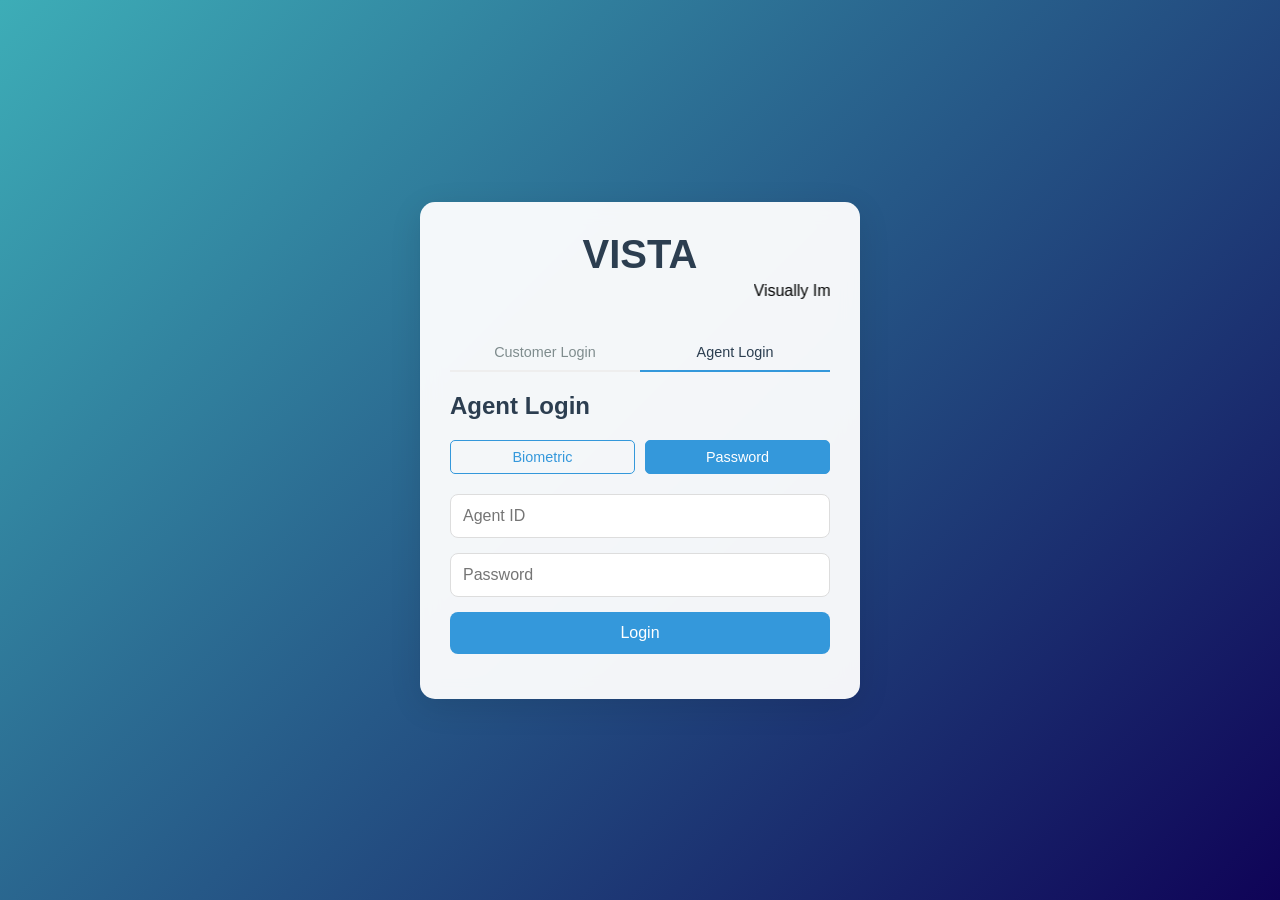
<file: index.html>
<!DOCTYPE html>
<html lang="en">
<head>
    <meta charset="UTF-8">
    <meta name="viewport" content="width=device-width, initial-scale=1.0">
    <title>VISTA Bank - Login</title>
    <link rel="stylesheet" href="styles.css">
</head>
<body>
    <div class="container">
        <div class="login-container">
            <div class="bank-logo">
                <h1>VISTA</h1>
                <marquee class="vista-abbr" behavior="scroll" direction="left" scrollamount="6">Visually Impaired Service Transformer Assistant</marquee>
            </div>
            
            <div class="login-tabs">
                <button class="tab-btn active" onclick="switchTab('customer')">Customer Login</button>
                <button class="tab-btn" onclick="switchTab('agent')">Agent Login</button>
            </div>

            <div class="login-form" id="customer-login">
                <h2>Customer Login</h2>
                
                <form id="password-login-form" onsubmit="return handleCustomerLogin(event)">
                    <div class="input-group">
                        <input type="text" id="customer-username" placeholder="Username" required>
                    </div>
                    <div class="input-group">
                        <input type="password" id="customer-password" placeholder="Password" required>
                    </div>
                    
                    <button type="submit" class="login-btn">Login</button>
                    <div class="register-link">
                        <p>New to VISTA Bank? <a href="#" onclick="showRegistration()">Register here</a></p>
                    </div>
                </form>
            </div>

            <div class="login-form" id="agent-login" style="display: none;">
                <h2>Agent Login</h2>
                <div class="login-options">
                    <button class="option-btn active" onclick="switchAgentLoginType('biometric')">Biometric</button>
                    <button class="option-btn" onclick="switchAgentLoginType('password')">Password</button>
                </div>

                <div id="agent-biometric-form">
                    <div class="biometric-container">
                        <div class="biometric-icon">
                            <svg viewBox="0 0 24 24" width="64" height="64">
                                <path d="M12,2A10,10 0 0,0 2,12A10,10 0 0,0 12,22A10,10 0 0,0 22,12A10,10 0 0,0 12,2M12,4A8,8 0 0,1 20,12A8,8 0 0,1 12,20A8,8 0 0,1 4,12A8,8 0 0,1 12,4M12,6A6,6 0 0,0 6,12A6,6 0 0,0 12,18A6,6 0 0,0 18,12A6,6 0 0,0 12,6M12,8A4,4 0 0,1 16,12A4,4 0 0,1 12,16A4,4 0 0,1 8,12A4,4 0 0,1 12,8Z" fill="#3498db"/>
                            </svg>
                        </div>
                        <p class="biometric-text">Place your finger on the sensor</p>
                        <button onclick="handleBiometricLogin()" class="login-btn biometric-btn">
                            <span class="biometric-icon-small">👆</span> Authenticate
                        </button>
                    </div>
                </div>

                <form id="agent-password-form" style="display: none;" onsubmit="return handleAgentLogin(event)">
                    <div class="input-group">
                        <input type="text" id="agent-username" placeholder="Agent ID" required>
                    </div>
                    <div class="input-group">
                        <input type="password" id="agent-password" placeholder="Password" required>
                    </div>
                    <button type="submit" class="login-btn">Login</button>
                </form>
            </div>

            <div class="login-form" id="register" style="display: none;">
                <h2>New Customer Registration</h2>
                <form onsubmit="return handleRegistration(event)">
                    <div class="input-group">
                        <input type="text" id="reg-name" placeholder="Full Name" required>
                    </div>
                    <div class="input-group">
                        <input type="tel" id="reg-mobile" placeholder="Mobile Number" pattern="[0-9]{10}" required>
                    </div>
                    <div class="input-group">
                        <input type="email" id="reg-email" placeholder="Email Address" required>
                    </div>
                    <div class="input-group">
                        <input type="date" id="reg-dob" required>
                        <label class="date-label">Date of Birth</label>
                    </div>
                    <div class="input-group">
                        <input type="password" id="reg-password" placeholder="Create Password" required>
                    </div>
                    <div class="input-group">
                        <input type="password" id="reg-confirm-password" placeholder="Confirm Password" required>
                    </div>
                    <button type="submit" class="login-btn">Register</button>
                    <div class="back-to-login">
                        <p>Already have an account? <a href="#" onclick="backToLogin()">Login here</a></p>
                    </div>
                </form>
            </div>
        </div>
    </div>
    <script src="script.js"></script>
</body>
</html>
</file>
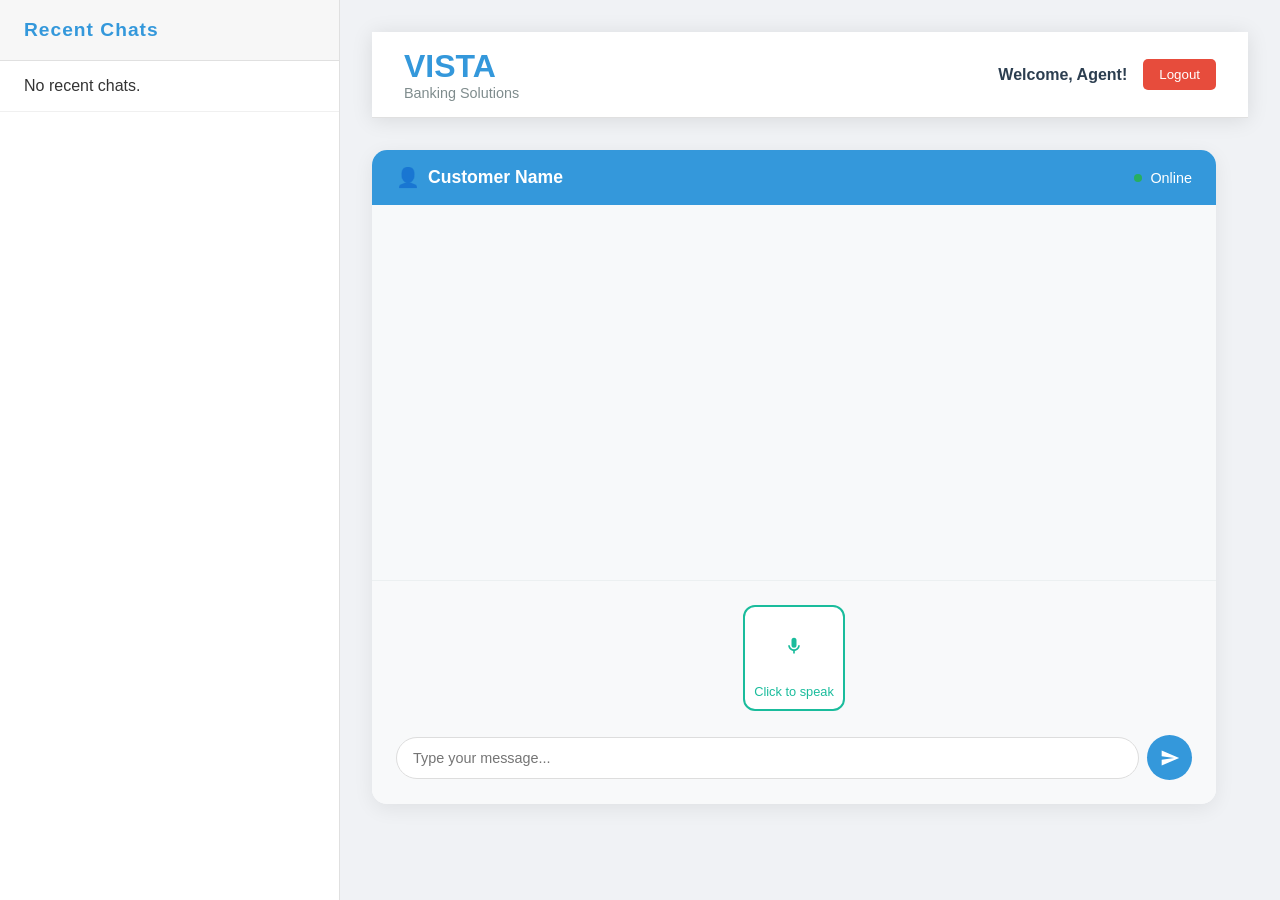
<file: agent-dashboard.html>
<!DOCTYPE html>
<html lang="en">
<head>
    <meta charset="UTF-8">
    <meta name="viewport" content="width=device-width, initial-scale=1.0">
    <title>VISTA Bank - Agent Dashboard</title>
    <link rel="stylesheet" href="agent-styles.css">
</head>
<body>
    <div class="agent-dashboard-flex">
        <!-- Left Sidebar: Customer List -->
        <aside class="customer-list-sidebar">
            <header class="sidebar-header">
                <h2>Recent Chats</h2>
            </header>
            <ul class="customer-list" id="customer-list">
                <!-- Populated by JS -->
            </ul>
        </aside>

        <!-- Right Panel: Chat Window -->
        <main class="dashboard-main agent-chat-main">
            <header class="dashboard-header agent-header">
                <div class="bank-logo">
                    <h1>VISTA</h1>
                    <p>Banking Solutions</p>
                </div>
                <div class="user-info">
                    <span id="agent-name">Welcome, Agent!</span>
                    <button onclick="logout()" class="logout-btn">Logout</button>
                </div>
            </header>

            <section class="chat-interface">
                <div class="chat-container">
                    <div class="chat-header">
                        <div class="chat-title" id="active-customer-name">
                            <span class="chat-icon">👤</span>
                            Customer Name
                        </div>
                        <div class="chat-status">
                            <span class="status-dot online"></span>
                            Online
                        </div>
                    </div>
                    <div class="chat-messages" id="chat-messages">
                        <!-- No default messages, will be loaded by JS -->
                    </div>
                    <div class="chat-input-area">
                        <div class="speech-center">
                            <div class="speech-icon-container" onclick="toggleSpeechRecognition()">
                                <div class="speech-icon" id="speech-icon">
                                    <svg viewBox="0 0 24 24" width="48" height="48">
                                        <path d="M12,2A3,3 0 0,1 15,5V11A3,3 0 0,1 12,14A3,3 0 0,1 9,11V5A3,3 0 0,1 12,2M19,11C19,14.53 16.39,17.44 13,17.93V21H11V17.93C7.61,17.44 5,14.53 5,11H7A5,5 0 0,0 12,16A5,5 0 0,0 17,11H19Z" fill="currentColor"/>
                                    </svg>
                                </div>
                                <div class="speech-text">Click to speak</div>
                            </div>
                        </div>
                        <div class="text-input-container">
                            <div class="input-group">
                                <input type="text" id="chat-input" placeholder="Type your message..." onkeypress="handleChatInput(event)">
                                <button class="send-btn" onclick="sendMessage()">
                                    <svg viewBox="0 0 24 24" width="20" height="20">
                                        <path d="M2.01 21L23 12 2.01 3 2 10l15 2-15 2z" fill="currentColor"/>
                                    </svg>
                                </button>
                            </div>
                        </div>
                    </div>
                </div>
            </section>
        </main>
    </div>
    <script src="agent-script.js"></script>
</body>
</html>
</file>
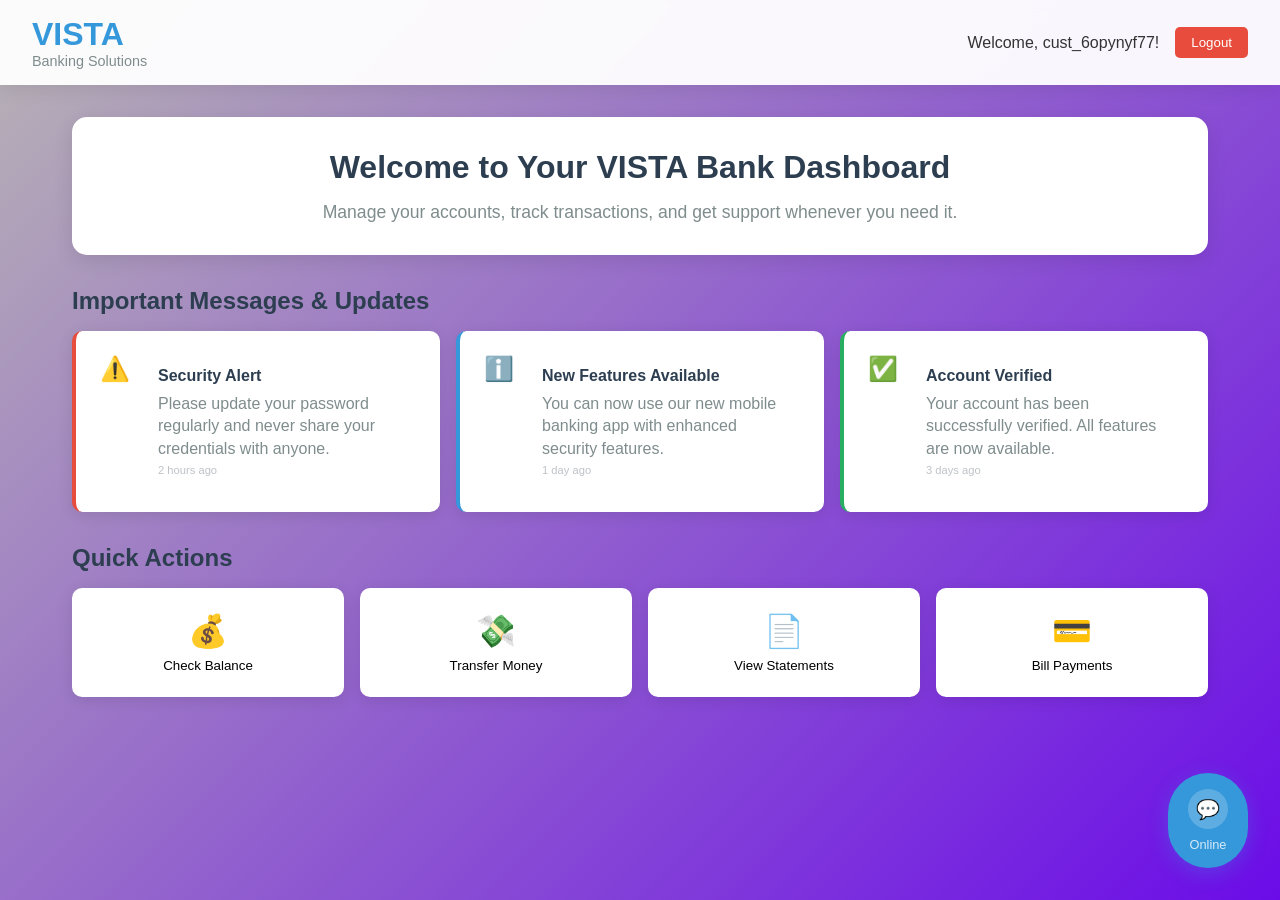
<file: customer-dashboard.html>
<!DOCTYPE html>
<html lang="en">
<head>
    <meta charset="UTF-8">
    <meta name="viewport" content="width=device-width, initial-scale=1.0">
    <title>VISTA Bank - Customer Dashboard</title>
    <link rel="stylesheet" href="customer-styles.css">
</head>
<body>
    <div class="dashboard-container">
        <!-- Header -->
        <header class="dashboard-header">
            <div class="bank-logo">
                <h1>VISTA</h1>
                <p>Banking Solutions</p>
            </div>
            <div class="user-info">
                <span id="user-name">Welcome, Customer123</span>
                <button onclick="logout()" class="logout-btn">Logout</button>
            </div>
        </header>

        <!-- Main Content -->
        <main class="dashboard-main">
            <!-- Welcome Section -->
            <section class="welcome-section">
                <h2>Welcome to Your VISTA Bank Dashboard</h2>
                <p>Manage your accounts, track transactions, and get support whenever you need it.</p>
            </section>

            <!-- Important Messages Section -->
            <section class="messages-section">
                <h3>Important Messages & Updates</h3>
                <div class="message-cards">
                    <div class="message-card urgent">
                        <div class="message-icon">⚠️</div>
                        <div class="message-content">
                            <h4>Security Alert</h4>
                            <p>Please update your password regularly and never share your credentials with anyone.</p>
                            <span class="message-time">2 hours ago</span>
                        </div>
                    </div>
                    
                    <div class="message-card info">
                        <div class="message-icon">ℹ️</div>
                        <div class="message-content">
                            <h4>New Features Available</h4>
                            <p>You can now use our new mobile banking app with enhanced security features.</p>
                            <span class="message-time">1 day ago</span>
                        </div>
                    </div>
                    
                    <div class="message-card success">
                        <div class="message-icon">✅</div>
                        <div class="message-content">
                            <h4>Account Verified</h4>
                            <p>Your account has been successfully verified. All features are now available.</p>
                            <span class="message-time">3 days ago</span>
                        </div>
                    </div>
                </div>
            </section>

            <!-- Quick Actions Section -->
            <section class="quick-actions">
                <h3>Quick Actions</h3>
                <div class="action-buttons">
                    <button class="action-btn" onclick="showFeature('balance')">
                        <span class="action-icon">💰</span>
                        Check Balance
                    </button>
                    <button class="action-btn" onclick="showFeature('transfer')">
                        <span class="action-icon">💸</span>
                        Transfer Money
                    </button>
                    <button class="action-btn" onclick="showFeature('statements')">
                        <span class="action-icon">📄</span>
                        View Statements
                    </button>
                    <button class="action-btn" onclick="showFeature('payments')">
                        <span class="action-icon">💳</span>
                        Bill Payments
                    </button>
                </div>
            </section>
        </main>

        <!-- Chatbot Section -->
        <div class="chatbot-container">
            <!-- Chatbot Icon -->
            <div class="chatbot-icon" onclick="toggleChatbot()">
                <div class="chatbot-avatar">
                    <span class="avatar-text">💬</span>
                </div>
                <div class="chatbot-status">Online</div>
            </div>

            <!-- Chat Window -->
            <div class="chat-window" id="chat-window">
                <div class="chat-header">
                    <div class="chat-title">
                        <span class="chatbot-avatar-small">💬</span>
                        Chat Assistant
                    </div>
                    <button class="close-chat" onclick="toggleChatbot()">×</button>
                </div>
                
                <div class="chat-messages" id="chat-messages">
                    <!-- Default bot message removed -->
                </div>
                
                <div class="chat-input-container">
                    <div class="input-group">
                        <input type="text" id="chat-input" placeholder="Type your message..." onkeypress="handleChatInput(event)">
                        <button class="speech-btn" onclick="startSpeechRecognition()" title="Voice Input">
                            🎤
                        </button>
                        <button class="send-btn" onclick="sendMessage()">Send</button>
                    </div>
                </div>
            </div>
        </div>

        <!-- Agent Contact Box (hidden by default) -->
        <div id="agent-contact-box" style="display:none; position:fixed; top:120px; right:30px; background:#fff; border:2px solid #3498db; border-radius:10px; box-shadow:0 4px 16px rgba(52,152,219,0.15); padding:1.5rem 2rem; z-index:2000; min-width:260px;">
            <h3 style="color:#3498db; margin-top:0;">Contact Agent</h3>
            <div id="agent-contact-content"></div>
            <button onclick="document.getElementById('agent-contact-box').style.display='none'" style="margin-top:1rem; background:#3498db; color:#fff; border:none; border-radius:5px; padding:0.5rem 1.2rem; cursor:pointer;">Close</button>
        </div>
    </div>

    <script src="customer-script.js"></script>

</body>
</html>
</file>
<file: styles.css>
* {
    margin: 0;
    padding: 0;
    box-sizing: border-box;
    font-family: 'Segoe UI', Tahoma, Geneva, Verdana, sans-serif;
}

body {
    min-height: 100vh;
    background: linear-gradient(135deg, #3dadb7, #0f0357 100%);
    background-size: cover;
    display: flex;
    align-items: center;
    justify-content: center;
}

.container {
    width: 100%;
    max-width: 500px;
    padding: 30px;
}

.login-container {
    background: rgba(255, 255, 255, 0.95);
    padding: 30px;
    border-radius: 15px;
    box-shadow: 0 8px 32px rgba(0, 0, 0, 0.1);
    backdrop-filter: blur(10px);
}

.bank-logo {
    text-align: center;
    margin-bottom: 30px;
}

.bank-logo h1 {
    color: #2c3e50;
    font-size: 2.5em;
    margin-bottom: 5px;
}

.bank-logo p {
    color: #7f8c8d;
    font-size: 1.1em;
}

.login-tabs {
    display: flex;
    margin-bottom: 20px;
    border-bottom: 2px solid #eee;
}

.tab-btn {
    flex: 1;
    padding: 10px;
    border: none;
    background: none;
    cursor: pointer;
    font-size: 0.9em;
    color: #7f8c8d;
    transition: all 0.3s ease;
}

.tab-btn.active {
    color: #2c3e50;
    border-bottom: 2px solid #3498db;
    margin-bottom: -2px;
}

.login-options {
    display: flex;
    margin-bottom: 20px;
    gap: 10px;
}

.option-btn {
    flex: 1;
    padding: 8px;
    border: 1px solid #3498db;
    background: none;
    cursor: pointer;
    font-size: 0.9em;
    color: #3498db;
    border-radius: 5px;
    transition: all 0.3s ease;
}

.option-btn.active {
    background: #3498db;
    color: white;
}

.login-form {
    margin-top: 20px;
}

.login-form h2 {
    color: #2c3e50;
    margin-bottom: 20px;
    font-size: 1.5em;
}

.input-group {
    margin-bottom: 15px;
    position: relative;
}

.input-group input {
    width: 100%;
    padding: 12px;
    border: 1px solid #ddd;
    border-radius: 8px;
    font-size: 1em;
    transition: border-color 0.3s ease;
}

.input-group input:focus {
    outline: none;
    border-color: #3498db;
}

.date-label {
    position: absolute;
    left: 12px;
    top: -8px;
    background: white;
    padding: 0 5px;
    font-size: 0.8em;
    color: #7f8c8d;
}

.otp-group {
    display: flex;
    align-items: center;
    gap: 10px;
}

.otp-group input {
    flex: 1;
}

.timer {
    color: #e74c3c;
    font-size: 0.9em;
    white-space: nowrap;
}

.login-btn {
    width: 100%;
    padding: 12px;
    background: #3498db;
    color: white;
    border: none;
    border-radius: 8px;
    font-size: 1em;
    cursor: pointer;
    transition: background 0.3s ease;
    margin-bottom: 15px;
}

.login-btn:hover {
    background: #2980b9;
}

.login-btn:disabled {
    background: #bdc3c7;
    cursor: not-allowed;
}

.register-link, .back-to-login {
    text-align: center;
    margin-top: 15px;
}

.register-link p, .back-to-login p {
    color: #7f8c8d;
    font-size: 0.9em;
}

.register-link a, .back-to-login a {
    color: #3498db;
    text-decoration: none;
    font-weight: 500;
}

.register-link a:hover, .back-to-login a:hover {
    text-decoration: underline;
}

/* Biometric Login Styles */
.biometric-container {
    text-align: center;
    padding: 20px 0;
}

.biometric-icon {
    margin-bottom: 20px;
    animation: pulse 2s infinite;
}

.biometric-text {
    color: #7f8c8d;
    margin-bottom: 20px;
    font-size: 1.1em;
}

.biometric-btn {
    display: flex;
    align-items: center;
    justify-content: center;
    gap: 10px;
    background: #2ecc71;
}

.biometric-btn:hover {
    background: #27ae60;
}

.biometric-icon-small {
    font-size: 1.2em;
}

@keyframes pulse {
    0% {
        transform: scale(1);
        opacity: 1;
    }
    50% {
        transform: scale(1.1);
        opacity: 0.8;
    }
    100% {
        transform: scale(1);
        opacity: 1;
    }
}

@media (max-width: 480px) {
    .container {
        padding: 10px;
    }
    
    .login-container {
        padding: 20px;
    }
    
    .tab-btn {
        font-size: 0.8em;
        padding: 8px;
    }
}
</file>
<file: agent-styles.css>
* {
    margin: 0;
    padding: 0;
    box-sizing: border-box;
}

body {
    font-family: 'Segoe UI', Tahoma, Geneva, Verdana, sans-serif;
    background: linear-gradient(135deg, #667eea 0%, #764ba2 100%);
    min-height: 100vh;
    color: #333;
}

.dashboard-container {
    min-height: 100vh;
    position: relative;
}

/* Header Styles */
.dashboard-header {
    background: rgba(255, 255, 255, 0.95);
    backdrop-filter: blur(10px);
    padding: 1rem 2rem;
    display: flex;
    justify-content: space-between;
    align-items: center;
    box-shadow: 0 2px 20px rgba(0, 0, 0, 0.1);
    position: sticky;
    top: 0;
    z-index: 100;
}

.bank-logo h1 {
    color: #3498db;
    font-size: 2rem;
    font-weight: bold;
}

.bank-logo p {
    color: #7f8c8d;
    font-size: 0.9rem;
}

.user-info {
    display: flex;
    align-items: center;
    gap: 1rem;
}

#agent-name {
    font-weight: 600;
    color: #2c3e50;
}

.logout-btn {
    background: #e74c3c;
    color: white;
    border: none;
    padding: 0.5rem 1rem;
    border-radius: 5px;
    cursor: pointer;
    transition: background 0.3s;
}

.logout-btn:hover {
    background: #c0392b;
}

/* Main Content */
.dashboard-main {
    padding: 2rem;
    max-width: 1200px;
    margin: 0 auto;
}

.welcome-section {
    background: white;
    padding: 2rem;
    border-radius: 15px;
    margin-bottom: 2rem;
    box-shadow: 0 5px 20px rgba(0, 0, 0, 0.1);
    text-align: center;
}

.welcome-section h2 {
    color: #2c3e50;
    margin-bottom: 1rem;
    font-size: 2rem;
}

.welcome-section p {
    color: #7f8c8d;
    font-size: 1.1rem;
}

/* Chat Interface */
.chat-interface {
    margin-bottom: 2rem;
}

.chat-container {
    background: white;
    border-radius: 15px;
    box-shadow: 0 5px 20px rgba(0, 0, 0, 0.1);
    overflow: hidden;
    height: 600px;
    display: flex;
    flex-direction: column;
}

.chat-header {
    background: #3498db;
    color: white;
    padding: 1rem 1.5rem;
    display: flex;
    justify-content: space-between;
    align-items: center;
}

.chat-title {
    display: flex;
    align-items: center;
    gap: 0.5rem;
    font-weight: 600;
    font-size: 1.1rem;
}

.chat-icon {
    font-size: 1.2rem;
}

.chat-status {
    display: flex;
    align-items: center;
    gap: 0.5rem;
    font-size: 0.9rem;
}

.status-dot {
    width: 8px;
    height: 8px;
    border-radius: 50%;
}

.status-dot.online {
    background: #27ae60;
    animation: pulse 2s infinite;
}

@keyframes pulse {
    0% { opacity: 1; }
    50% { opacity: 0.5; }
    100% { opacity: 1; }
}

.chat-messages {
    flex: 1;
    padding: 1.5rem;
    overflow-y: auto;
    display: flex;
    flex-direction: column;
    gap: 1rem;
}

.message {
    display: flex;
    gap: 0.5rem;
    max-width: 80%;
}

.system-message {
    align-self: center;
    max-width: 100%;
}

.system-message .message-content {
    background: #f8f9fa;
    padding: 1rem;
    border-radius: 15px;
    text-align: center;
    border: 1px solid #e9ecef;
}

.message-content p {
    margin: 0;
    line-height: 1.4;
}

.message-time {
    font-size: 0.7rem;
    color: #bdc3c7;
    margin-top: 0.25rem;
    display: block;
}

/* Chat Input Area */
.chat-input-area {
    padding: 1.5rem;
    border-top: 1px solid #ecf0f1;
    background: #f8f9fa;
}

/* Speech Center */
.speech-center {
    display: flex;
    justify-content: center;
    margin-bottom: 1.5rem;
}

.speech-icon-container {
    display: flex;
    flex-direction: column;
    align-items: center;
    gap: 0.5rem;
    cursor: pointer;
    transition: all 0.3s;
    padding: 1rem;
    border-radius: 50%;
    border: 2px solid #1abc9c !important;
    box-shadow: none !important;
    color: #1abc9c !important;
    padding: 0.6rem !important;
    border-radius: 12px !important;
    transition: all 0.2s ease;
}

.speech-icon-container:hover {
    transform: scale(1.05);
    box-shadow: 0 8px 25px rgba(52, 152, 219, 0.4);
}

.speech-icon-container.listening {
    background: linear-gradient(135deg, #e74c3c, #c0392b);
    animation: listening-pulse 1s infinite;
}

@keyframes listening-pulse {
    0% { transform: scale(1); }
    50% { transform: scale(1.1); }
    100% { transform: scale(1); }
}

.speech-icon {
    width: 60px;
    height: 60px;
    display: flex;
    align-items: center;
    justify-content: center;
    border-radius: 50%;
    background: rgba(255, 255, 255, 0.2);
    transition: all 0.3s;
}

.speech-text {
    font-size: 0.9rem;
    font-weight: 500;
    text-align: center;
}

/* Text Input Container */
.text-input-container {
    display: flex;
    gap: 0.5rem;
    align-items: center;
}

.input-group {
    display: flex;
    gap: 0.5rem;
    align-items: center;
    flex: 1;
}

#chat-input {
    flex: 1;
    padding: 0.75rem 1rem;
    border: 1px solid #ddd;
    border-radius: 25px;
    outline: none;
    font-size: 0.9rem;
    background: white;
}

#chat-input:focus {
    border-color: #3498db;
    box-shadow: 0 0 0 2px rgba(52, 152, 219, 0.2);
}

.send-btn {
    background: #3498db;
    color: white;
    border: none;
    padding: 0.75rem;
    border-radius: 50%;
    cursor: pointer;
    transition: background 0.3s;
    width: 45px;
    height: 45px;
    display: flex;
    align-items: center;
    justify-content: center;
}

.send-btn:hover {
    background: #2980b9;
}

/* Quick Actions */
.quick-actions h3 {
    color: #2c3e50;
    margin-bottom: 1rem;
    font-size: 1.5rem;
}

.action-buttons {
    display: grid;
    grid-template-columns: repeat(auto-fit, minmax(200px, 1fr));
    gap: 1rem;
}

.action-btn {
    background: white;
    border: none;
    padding: 1.5rem;
    border-radius: 10px;
    box-shadow: 0 3px 15px rgba(0, 0, 0, 0.1);
    cursor: pointer;
    transition: all 0.3s;
    display: flex;
    flex-direction: column;
    align-items: center;
    gap: 0.5rem;
}

.action-btn:hover {
    transform: translateY(-3px);
    box-shadow: 0 5px 25px rgba(0, 0, 0, 0.15);
}

.action-icon {
    font-size: 2rem;
}

/* Responsive Design */
@media (max-width: 768px) {
    .dashboard-header {
        padding: 1rem;
        flex-direction: column;
        gap: 1rem;
    }
    
    .dashboard-main {
        padding: 1rem;
    }
    
    .chat-container {
        height: 500px;
    }
    
    .action-buttons {
        grid-template-columns: repeat(2, 1fr);
    }
    
    .speech-icon-container {
        padding: 0.75rem;
    }
    
    .speech-icon {
        width: 50px;
        height: 50px;
    }
}

@media (max-width: 480px) {
    .action-buttons {
        grid-template-columns: 1fr;
    }
    
    .chat-messages {
        padding: 1rem;
    }
    
    .chat-input-area {
        padding: 1rem;
    }
}

/***** Layout *****/
.agent-dashboard-flex {
    display: flex;
    height: 100vh;
    background: #f0f2f5;
}

.customer-list-sidebar {
    width: 340px;
    background: #fff;
    border-right: 1px solid #e0e0e0;
    display: flex;
    flex-direction: column;
    height: 100vh;
}

.sidebar-header {
    padding: 1.2rem 1.5rem;
    border-bottom: 1px solid #e0e0e0;
    background: #f7f7f7;
}

.sidebar-header h2 {
    font-size: 1.2rem;
    color: #3498db;
    font-weight: 700;
    letter-spacing: 1px;
}

.customer-list {
    flex: 1;
    overflow-y: auto;
    list-style: none;
    padding: 0;
    margin: 0;
    background: #fff;
}

.customer-list li {
    display: flex;
    align-items: center;
    gap: 1rem;
    padding: 1rem 1.5rem;
    border-bottom: 1px solid #f0f0f0;
    cursor: pointer;
    transition: background 0.2s;
}

.customer-list li.active, .customer-list li:hover {
    background: #eaf6ff;
}

.customer-avatar {
    width: 44px;
    height: 44px;
    border-radius: 50%;
    background: #3498db;
    color: #fff;
    display: flex;
    align-items: center;
    justify-content: center;
    font-size: 1.3rem;
    font-weight: 600;
}

.customer-info {
    flex: 1;
    min-width: 0;
}

.customer-name {
    font-weight: 600;
    color: #222;
    font-size: 1rem;
    white-space: nowrap;
    overflow: hidden;
    text-overflow: ellipsis;
}

.customer-last-message {
    color: #888;
    font-size: 0.95rem;
    white-space: nowrap;
    overflow: hidden;
    text-overflow: ellipsis;
}

.customer-time {
    color: #bbb;
    font-size: 0.8rem;
    margin-left: 0.5rem;
    white-space: nowrap;
}

/***** Chat Area *****/
.agent-chat-main {
    flex: 1;
    display: flex;
    flex-direction: column;
    min-width: 0;
    background: #f0f2f5;
}

.agent-header {
    background: #fff;
    border-bottom: 1px solid #e0e0e0;
    padding: 1rem 2rem;
    display: flex;
    justify-content: space-between;
    align-items: center;
    z-index: 2;
}

.bank-logo h1 {
    color: #3498db;
    font-size: 2rem;
    font-weight: bold;
}

.bank-logo p {
    color: #7f8c8d;
    font-size: 0.9rem;
}

.user-info {
    display: flex;
    align-items: center;
    gap: 1rem;
}

#agent-name {
    font-weight: 600;
    color: #2c3e50;
}

.logout-btn {
    background: #e74c3c;
    color: white;
    border: none;
    padding: 0.5rem 1rem;
    border-radius: 5px;
    cursor: pointer;
    transition: background 0.3s;
}

.logout-btn:hover {
    background: #c0392b;
}

/***** Chat Interface *****/
.chat-interface {
    flex: 1;
    display: flex;
    flex-direction: column;
    justify-content: flex-end;
    min-height: 0;
}

.chat-container {
    background: #fff;
    border-radius: 15px;
    box-shadow: 0 5px 20px rgba(0, 0, 0, 0.07);
    overflow: hidden;
    height: 100%;
    display: flex;
    flex-direction: column;
    margin: 2rem 2rem 2rem 0;
}

.chat-header {
    background: #3498db;
    color: white;
    padding: 1rem 1.5rem;
    display: flex;
    justify-content: space-between;
    align-items: center;
}

.chat-title {
    display: flex;
    align-items: center;
    gap: 0.5rem;
    font-weight: 600;
    font-size: 1.1rem;
}

.chat-icon {
    font-size: 1.2rem;
}

.chat-status {
    display: flex;
    align-items: center;
    gap: 0.5rem;
    font-size: 0.9rem;
}

.status-dot {
    width: 8px;
    height: 8px;
    border-radius: 50%;
}

.status-dot.online {
    background: #27ae60;
    animation: pulse 2s infinite;
}

@keyframes pulse {
    0% { opacity: 1; }
    50% { opacity: 0.5; }
    100% { opacity: 1; }
}

.chat-messages {
    flex: 1;
    padding: 1.5rem;
    overflow-y: auto;
    display: flex;
    flex-direction: column;
    gap: 1rem;
    background: #f7f9fa;
}

.message {
    display: flex;
    gap: 0.5rem;
    max-width: 80%;
}

.agent-message .message-avatar {
    background: #3498db;
    color: #fff;
}

.customer-message .message-avatar {
    background: #27ae60;
    color: #fff;
}

.message-avatar {
    width: 36px;
    height: 36px;
    border-radius: 50%;
    display: flex;
    align-items: center;
    justify-content: center;
    font-size: 1.1rem;
    font-weight: 600;
    flex-shrink: 0;
}

.message-content {
    background: #f8f9fa;
    padding: 0.75rem 1rem;
    border-radius: 15px;
    position: relative;
    min-width: 60px;
    max-width: 400px;
    word-break: break-word;
}

.agent-message .message-content {
    background: #eaf6ff;
}

.customer-message .message-content {
    background: #e8f5e9;
}

.message-content p {
    margin: 0;
    line-height: 1.4;
}

.message-time {
    font-size: 0.7rem;
    color: #bdc3c7;
    margin-top: 0.25rem;
    display: block;
}

/***** Chat Input Area *****/
.chat-input-area {
    padding: 1.5rem;
    border-top: 1px solid #ecf0f1;
    background: #f8f9fa;
}

.speech-center {
    display: flex;
    justify-content: center;
    margin-bottom: 1.5rem;
}

.speech-icon-container {
    display: flex;
    flex-direction: column;
    align-items: center;
    gap: 0.5rem;
    cursor: pointer;
    transition: all 0.3s;
    padding: 1rem;
    border-radius: 50%;
    background: linear-gradient(135deg, #3498db, #2980b9);
    color: white;
    box-shadow: 0 5px 20px rgba(52, 152, 219, 0.3);
}

.speech-icon-container:hover {
    transform: scale(1.05);
    box-shadow: 0 8px 25px rgba(52, 152, 219, 0.4);
}

.speech-icon-container.listening {
    background: linear-gradient(135deg, #e74c3c, #c0392b);
    animation: listening-pulse 1s infinite;
}

@keyframes listening-pulse {
    0% { transform: scale(1); }
    50% { transform: scale(1.1); }
    100% { transform: scale(1); }
}

.speech-icon {
    width: 60px;
    height: 60px;
    display: flex;
    align-items: center;
    justify-content: center;
    border-radius: 50%;
    background: rgba(255, 255, 255, 0.2);
    transition: all 0.3s;
}

.speech-text {
    font-size: 0.9rem;
    font-weight: 500;
    text-align: center;
}

.text-input-container {
    display: flex;
    gap: 0.5rem;
    align-items: center;
}

.input-group {
    display: flex;
    gap: 0.5rem;
    align-items: center;
    flex: 1;
}

#chat-input {
    flex: 1;
    padding: 0.75rem 1rem;
    border: 1px solid #ddd;
    border-radius: 25px;
    outline: none;
    font-size: 0.9rem;
    background: white;
}

#chat-input:focus {
    border-color: #3498db;
    box-shadow: 0 0 0 2px rgba(52, 152, 219, 0.2);
}

.send-btn {
    background: #3498db;
    color: white;
    border: none;
    padding: 0.75rem;
    border-radius: 50%;
    cursor: pointer;
    transition: background 0.3s;
    width: 45px;
    height: 45px;
    display: flex;
    align-items: center;
    justify-content: center;
}

.send-btn:hover {
    background: #2980b9;
}

/***** Responsive *****/
@media (max-width: 1100px) {
    .customer-list-sidebar {
        width: 220px;
    }
    .chat-container {
        margin: 1rem 1rem 1rem 0;
    }
}
@media (max-width: 800px) {
    .agent-dashboard-flex {
        flex-direction: column;
    }
    .customer-list-sidebar {
        width: 100vw;
        height: 180px;
        border-right: none;
        border-bottom: 1px solid #e0e0e0;
        flex-direction: row;
        overflow-x: auto;
        overflow-y: hidden;
    }
    .customer-list {
        display: flex;
        flex-direction: row;
        height: 100%;
    }
    .customer-list li {
        flex-direction: column;
        align-items: flex-start;
        min-width: 120px;
        border-bottom: none;
        border-right: 1px solid #f0f0f0;
    }
    .chat-container {
        margin: 0.5rem;
    }
}
@media (max-width: 600px) {
    .chat-container {
        margin: 0;
        border-radius: 0;
    }
    .chat-header, .chat-input-area {
        padding-left: 0.5rem;
        padding-right: 0.5rem;
    }
}
</file>
<file: customer-styles.css>
* {
    margin: 0;
    padding: 0;
    box-sizing: border-box;
}

body {
    font-family: 'Segoe UI', Tahoma, Geneva, Verdana, sans-serif;
    background: linear-gradient(135deg, #b8b4b4 0%, #6b0ce8 100%);
    min-height: 100vh;
    color: #333;
}

.dashboard-container {
    min-height: 100vh;
    position: relative;
}

/* Header Styles */
.dashboard-header {
    background: rgba(255, 255, 255, 0.95);
    backdrop-filter: blur(10px);
    padding: 1rem 2rem;
    display: flex;
    justify-content: space-between;
    align-items: center;
    box-shadow: 0 2px 20px rgba(0, 0, 0, 0.1);
    position: sticky;
    top: 0;
    z-index: 100;
}

.bank-logo h1 {
    color: #3498db;
    font-size: 2rem;
    font-weight: bold;
}

.bank-logo p {
    color: #7f8c8d;
    font-size: 0.9rem;
}

.user-info {
    display: flex;
    align-items: center;
    gap: 1rem;
}

#customer-name {
    font-weight: 600;
    color: #2c3e50;
}

.logout-btn {
    background: #e74c3c;
    color: white;
    border: none;
    padding: 0.5rem 1rem;
    border-radius: 5px;
    cursor: pointer;
    transition: all 0.3s;
}

.logout-btn:hover {
    background: #c0392b;
}

/* Main Content */
.dashboard-main {
    padding: 2rem;
    max-width: 1200px;
    margin: 0 auto;
}

.welcome-section {
    background: white;
    padding: 2rem;
    border-radius: 15px;
    margin-bottom: 2rem;
    box-shadow: 0 5px 20px rgba(0, 0, 0, 0.1);
    text-align: center;
}

.welcome-section h2 {
    color: #2c3e50;
    margin-bottom: 1rem;
    font-size: 2rem;
}

.welcome-section p {
    color: #7f8c8d;
    font-size: 1.1rem;
}

/* Messages Section */
.messages-section {
    margin-bottom: 2rem;
}

.messages-section h3 {
    color: #2c3e50;
    margin-bottom: 1rem;
    font-size: 1.5rem;
}

.message-cards {
    display: grid;
    grid-template-columns: repeat(auto-fit, minmax(300px, 1fr));
    gap: 1rem;
}

.message-card {
    background: white;
    padding: 1.5rem;
    border-radius: 10px;
    box-shadow: 0 3px 15px rgba(0, 0, 0, 0.1);
    display: flex;
    align-items: flex-start;
    gap: 1rem;
    transition: transform 0.3s;
}

.message-card:hover {
    transform: translateY(-2px);
}

.message-card.urgent {
    border-left: 4px solid #e74c3c;
}

.message-card.info {
    border-left: 4px solid #3498db;
}

.message-card.success {
    border-left: 4px solid #27ae60;
}

.message-icon {
    font-size: 1.5rem;
    flex-shrink: 0;
}

.message-content h4 {
    color: #2c3e50;
    margin-bottom: 0.5rem;
}

.message-content p {
    color: #7f8c8d;
    margin-bottom: 0.5rem;
    line-height: 1.5;
}

.message-time {
    color: #bdc3c7;
    font-size: 0.8rem;
}

/* Quick Actions */
.quick-actions h3 {
    color: #2c3e50;
    margin-bottom: 1rem;
    font-size: 1.5rem;
}

.action-buttons {
    display: grid;
    grid-template-columns: repeat(auto-fit, minmax(200px, 1fr));
    gap: 1rem;
}

.action-btn {
    background: white;
    border: none;
    padding: 1.5rem;
    border-radius: 10px;
    box-shadow: 0 3px 15px rgba(0, 0, 0, 0.1);
    cursor: pointer;
    transition: all 0.3s;
    display: flex;
    flex-direction: column;
    align-items: center;
    gap: 0.5rem;
}

.action-btn:hover {
    transform: translateY(-3px);
    box-shadow: 0 5px 25px rgba(0, 0, 0, 0.15);
}

.action-icon {
    font-size: 2rem;
}

/* Chatbot Styles */
.chatbot-container {
    position: fixed;
    bottom: 2rem;
    right: 2rem;
    z-index: 1000;
}

.chatbot-icon {
    background: #3498db;
    color: white;
    padding: 1rem;
    border-radius: 50px;
    cursor: pointer;
    box-shadow: 0 5px 20px rgba(52, 152, 219, 0.3);
    transition: all 0.3s;
    text-align: center;
    min-width: 80px;
}

.chatbot-icon:hover {
    transform: scale(1.05);
    box-shadow: 0 8px 25px rgba(52, 152, 219, 0.4);
}

.chatbot-avatar {
    width: 40px;
    height: 40px;
    background: rgba(255, 255, 255, 0.2);
    border-radius: 50%;
    display: flex;
    align-items: center;
    justify-content: center;
    margin: 0 auto 0.5rem;
}

.avatar-text {
    font-size: 1.2rem;
}

.chatbot-name {
    font-weight: 600;
    margin-bottom: 0.25rem;
}

.chatbot-status {
    font-size: 0.8rem;
    opacity: 0.8;
}

/* Chat Window */
.chat-window {
    position: fixed;
    top: 50%;
    left: 50%;
    transform: translate(-50%, -50%);
    width: 400px;
    height: 500px;
    background: white;
    border-radius: 35x;
    box-shadow: 0 10px 30px rgba(0, 0, 0, 0.2);
    display: none;
    flex-direction: column;
    overflow: hidden;
    z-index: 1001;
}

.chat-window.active {
    display: flex;
}

.chat-header {
    background: #3498db;
    color: rgb(255, 248, 248);
    padding: 1rem;
    display: flex;
    justify-content: space-between;
    align-items: center;
}

.chat-title {
    display: flex;
    align-items: center;
    gap: 0.5rem;
    font-weight: 600;
}

.chatbot-avatar-small {
    width: 30px;
    height: 30px;
    background: rgba(255, 235, 235, 0.2);
    border-radius: 50%;
    display: flex;
    align-items: center;
    justify-content: center;
    font-size: 1rem;
}

.close-chat {
    background: none;
    border: none;
    color: rgb(255, 255, 255);
    font-size: 1.5rem;
    cursor: pointer;
    padding: 0;
    width: 30px;
    height: 30px;
    display: flex;
    align-items: center;
    justify-content: center;
}   

.chat-messages {
    flex: 1;
    padding: 1rem;
    overflow-y: auto;
    display: flex;
    flex-direction: column;
    gap: 1rem;
}

.message {
    display: flex;
    gap: 0.5rem;
    max-width: 80%;
}

.bot-message {
    align-self: flex-start;
}

.user-message {
    align-self: flex-end;
    flex-direction: row-reverse;
}

.message-avatar {
    width: 30px;
    height: 30px;
    background: #4e97c7;
    color: white;
    border-radius: 50%;
    display: flex;
    align-items: center;
    justify-content: center;
    font-size: 1rem;
    flex-shrink: 0;
}

.user-message .message-avatar {
    background: #228a4dd0;
}

.message-content {
    background: #ffffff;
    padding: 0.75rem;
    border-radius: 15px;
    position: relative;
}

.user-message .message-content {
    background: #000000;
    color: rgb(0, 0, 0);
}

.message-content p {
    margin: 0;
    line-height: 1.4;
}

.message-time {
    font-size: 0.7rem;
    color: #bdc3c7;
    margin-top: 0.25rem;
    display: block;
}

.user-message .message-time {
    color: rgba(255, 255, 255, 0.7);
}

.chat-input-container {
    padding: 1rem;
    border-top: 1px solid #ecf0f1;
}

.chat-input-container .input-group {
    display: flex;
    gap: 0.5rem;
    align-items: center;
}

#chat-input {
    flex: 1;
    padding: 0.75rem;
    border: 1px solid #ddd;
    border-radius: 20px;
    outline: none;
    font-size: 0.9rem;
}

#chat-input:focus {
    border-color: #3498db;
}

.speech-btn, .file-upload-btn, .send-btn {
    background: #3498db;
    color: white;
    border: none;
    padding: 0.75rem;
    border-radius: 50%;
    cursor: pointer;
    transition: all 0.3s;
    width: 40px;
    height: 40px;
    display: flex;
    align-items: center;
    justify-content: center;
    font-size: 1rem;
}

.speech-btn:hover, .file-upload-btn:hover, .send-btn:hover {
    background: #2980b9;
}

.file-upload-btn {
    cursor: pointer;
}

/* Responsive Design */
@media (max-width: 768px) {
    .dashboard-header {
        padding: 1rem;
        flex-direction: column;
        gap: 1rem;
    }
    
    .dashboard-main {
        padding: 1rem;
    }
    
    .message-cards {
        grid-template-columns: 1fr;
    }
    
    .action-buttons {
        grid-template-columns: repeat(2, 1fr);
    }
    
    .chat-window {
        width: 300px;
        height: 400px;
        right: -50px;
    }
    
    .chatbot-container {
        bottom: 1rem;
        right: 1rem;
    }
}

@media (max-width: 480px) {
    .action-buttons {
        grid-template-columns: 1fr;
    }
    
    .chat-window {
        width: 280px;
        right: -80px;
    }
}
</file>
